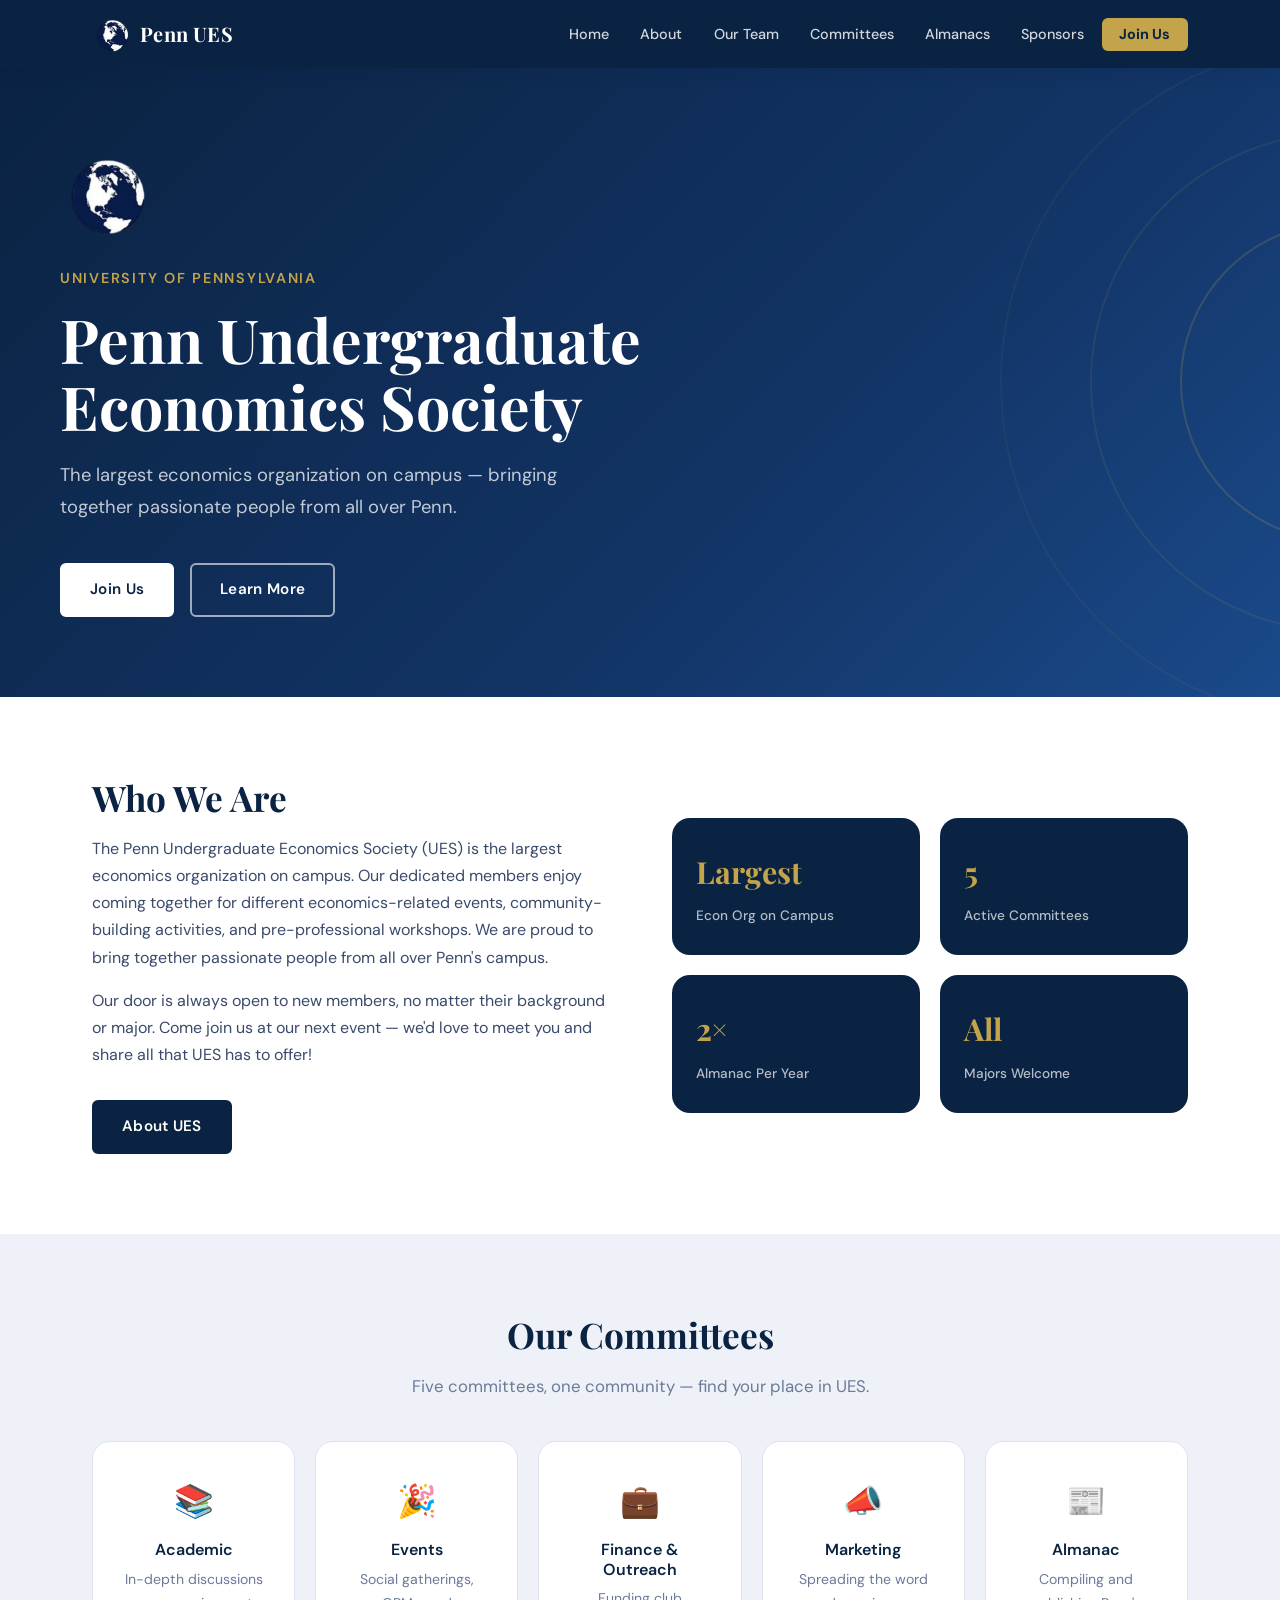
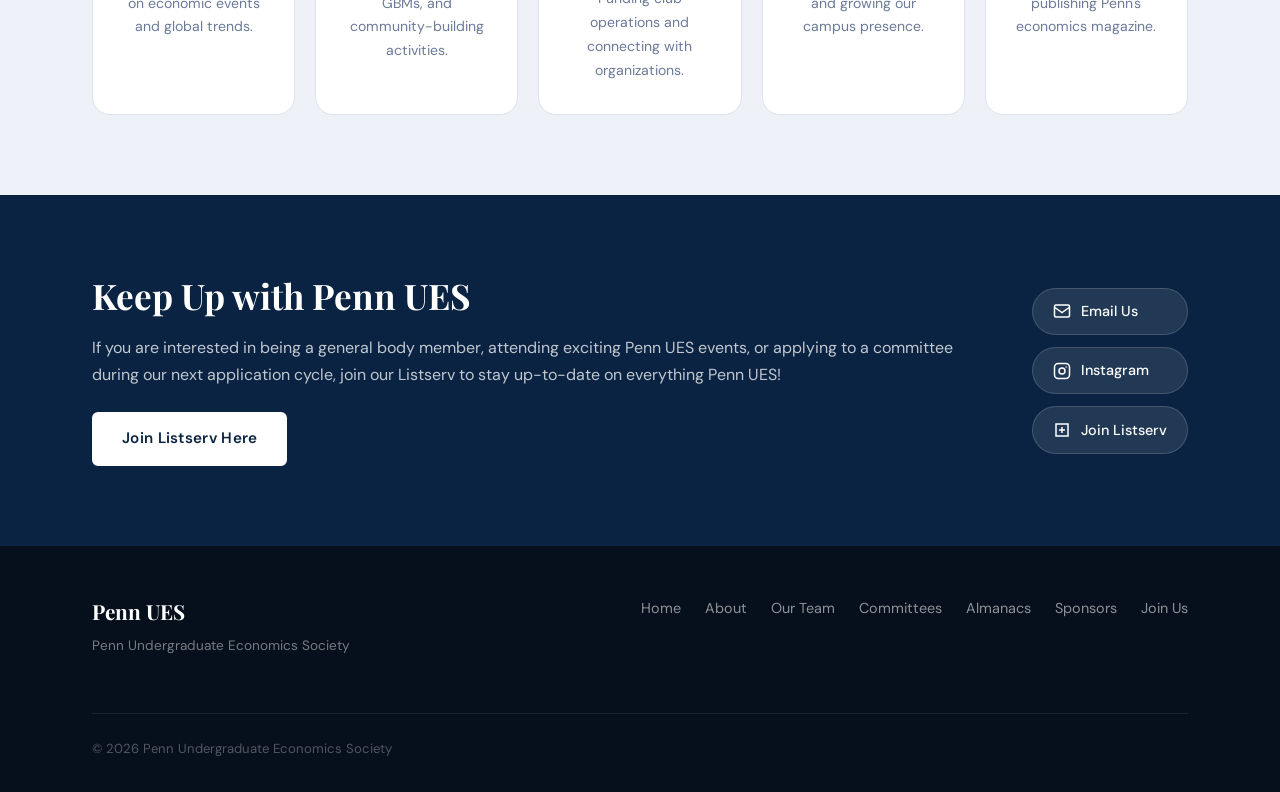
<file: index.html>
<!DOCTYPE html>
<html lang="en">
<head>
  <meta charset="UTF-8">
  <meta name="viewport" content="width=device-width, initial-scale=1.0">
  <title>Penn UES – Penn Undergraduate Economics Society</title>
  <link rel="icon" type="image/png" href="favicon.png">
  <link rel="stylesheet" href="css/style.css">
  <link href="https://fonts.googleapis.com/css2?family=Playfair+Display:wght@400;600;700&family=DM+Sans:wght@300;400;500;600&display=swap" rel="stylesheet">
</head>
<body>

  <!-- NAVBAR -->
  <nav class="navbar">
    <div class="nav-inner">
      <a href="index.html" class="nav-logo">
        <img src="images/logo.png" alt="Penn UES Logo" class="logo-img" onerror="this.style.display='none'; this.nextElementSibling.style.display='inline'">
        <span class="logo-text">Penn UES</span>
      </a>
      <button class="nav-toggle" aria-label="Toggle menu">&#9776;</button>
      <ul class="nav-links">
        <li><a href="index.html">Home</a></li>
        <li><a href="about.html">About</a></li>
        <li><a href="team.html">Our Team</a></li>
        <li><a href="committees.html">Committees</a></li>
        <li><a href="almanacs.html">Almanacs</a></li>
        <li><a href="sponsors.html">Sponsors</a></li>
        <li><a href="join.html" class="nav-cta">Join Us</a></li>
      </ul>
    </div>
  </nav>

  <!-- HERO -->
  <section class="hero">
    <div class="hero-content">
      <div class="hero-logo-wrap">
        <img src="images/logo.png" alt="Penn UES Logo" class="hero-logo" onerror="this.style.display='none'">
      </div>
      <p class="hero-eyebrow">University of Pennsylvania</p>
      <h1 class="hero-title">Penn Undergraduate<br>Economics Society</h1>
      <p class="hero-sub">The largest economics organization on campus — bringing together passionate people from all over Penn.</p>
      <div class="hero-btns">
        <a href="https://upenn.us4.list-manage.com/subscribe?u=82a67de8a4e1103b41d6e868c&id=d7777820ea" target="_blank" class="btn btn-white">Join Us</a>
        <a href="about.html" class="btn btn-outline-white">Learn More</a>
      </div>
    </div>
    <div class="hero-decoration">
      <div class="deco-ring ring1"></div>
      <div class="deco-ring ring2"></div>
      <div class="deco-ring ring3"></div>
    </div>
  </section>

  <!-- WHO WE ARE -->
  <section class="section">
    <div class="container two-col">
      <div class="intro-text">
        <h2 class="section-title">Who We Are</h2>
        <p>The Penn Undergraduate Economics Society (UES) is the largest economics organization on campus. Our dedicated members enjoy coming together for different economics-related events, community-building activities, and pre-professional workshops. We are proud to bring together passionate people from all over Penn's campus.</p>
        <p style="margin-top:1rem;">Our door is always open to new members, no matter their background or major. Come join us at our next event — we'd love to meet you and share all that UES has to offer!</p>
        <a href="about.html" class="btn btn-primary" style="margin-top:2rem;">About UES</a>
      </div>
      <div class="stat-grid">
        <div class="stat-card">
          <span class="stat-num">Largest</span>
          <span class="stat-label">Econ Org on Campus</span>
        </div>
        <div class="stat-card">
          <span class="stat-num">5</span>
          <span class="stat-label">Active Committees</span>
        </div>
        <div class="stat-card">
          <span class="stat-num">2×</span>
          <span class="stat-label">Almanac Per Year</span>
        </div>
        <div class="stat-card">
          <span class="stat-num">All</span>
          <span class="stat-label">Majors Welcome</span>
        </div>
      </div>
    </div>
  </section>

  <!-- COMMITTEES PREVIEW -->
  <section class="section section-light">
    <div class="container">
      <h2 class="section-title centered">Our Committees</h2>
      <p class="section-sub centered">Five committees, one community — find your place in UES.</p>
      <div class="committee-grid">
        <a href="committees.html" class="committee-card">
          <div class="committee-icon">📚</div>
          <h3>Academic</h3>
          <p>In-depth discussions on economic events and global trends.</p>
        </a>
        <a href="committees.html" class="committee-card">
          <div class="committee-icon">🎉</div>
          <h3>Events</h3>
          <p>Social gatherings, GBMs, and community-building activities.</p>
        </a>
        <a href="committees.html" class="committee-card">
          <div class="committee-icon">💼</div>
          <h3>Finance & Outreach</h3>
          <p>Funding club operations and connecting with organizations.</p>
        </a>
        <a href="committees.html" class="committee-card">
          <div class="committee-icon">📣</div>
          <h3>Marketing</h3>
          <p>Spreading the word and growing our campus presence.</p>
        </a>
        <a href="committees.html" class="committee-card">
          <div class="committee-icon">📰</div>
          <h3>Almanac</h3>
          <p>Compiling and publishing Penn's economics magazine.</p>
        </a>
      </div>
    </div>
  </section>

  <!-- LISTSERV CTA -->
  <section class="section section-dark">
    <div class="container listserv-inner">
      <div class="listserv-text">
        <h2 class="section-title light">Keep Up with Penn UES</h2>
        <p class="light-text">If you are interested in being a general body member, attending exciting Penn UES events, or applying to a committee during our next application cycle, join our Listserv to stay up-to-date on everything Penn UES!</p>
        <a href="https://upenn.us4.list-manage.com/subscribe?u=82a67de8a4e1103b41d6e868c&id=d7777820ea" target="_blank" class="btn btn-white" style="margin-top:1.5rem;">Join Listserv Here</a>
      </div>
      <div class="social-links">
        <a href="mailto:ues.penn@gmail.com" class="social-pill">
          <svg width="18" height="18" fill="none" stroke="currentColor" stroke-width="2" viewBox="0 0 24 24"><rect x="2" y="4" width="20" height="16" rx="2"/><path d="m2 7 10 7 10-7"/></svg>
          Email Us
        </a>
        <a href="https://instagram.com/pennues" target="_blank" class="social-pill">
          <svg width="18" height="18" fill="none" stroke="currentColor" stroke-width="2" viewBox="0 0 24 24"><rect x="2" y="2" width="20" height="20" rx="5"/><circle cx="12" cy="12" r="4"/><circle cx="17.5" cy="6.5" r="1" fill="currentColor" stroke="none"/></svg>
          Instagram
        </a>
        <a href="join.html" class="social-pill">
          <svg width="18" height="18" fill="none" stroke="currentColor" stroke-width="2" viewBox="0 0 24 24"><path d="M4 4h16v16H4z"/><path d="M8 12h8M12 8v8"/></svg>
          Join Listserv
        </a>
      </div>
    </div>
  </section>

  <!-- FOOTER -->
  <footer class="footer">
    <div class="container footer-inner">
      <div class="footer-brand">
        <span class="footer-logo-text">Penn UES</span>
        <p>Penn Undergraduate Economics Society</p>
      </div>
      <ul class="footer-links">
        <li><a href="index.html">Home</a></li>
        <li><a href="about.html">About</a></li>
        <li><a href="team.html">Our Team</a></li>
        <li><a href="committees.html">Committees</a></li>
        <li><a href="almanacs.html">Almanacs</a></li>
        <li><a href="sponsors.html">Sponsors</a></li>
        <li><a href="join.html">Join Us</a></li>
      </ul>
      <p class="footer-copy">&copy; 2026 Penn Undergraduate Economics Society</p>
    </div>
  </footer>

  <script src="js/main.js"></script>
</body>
</html>
</file>
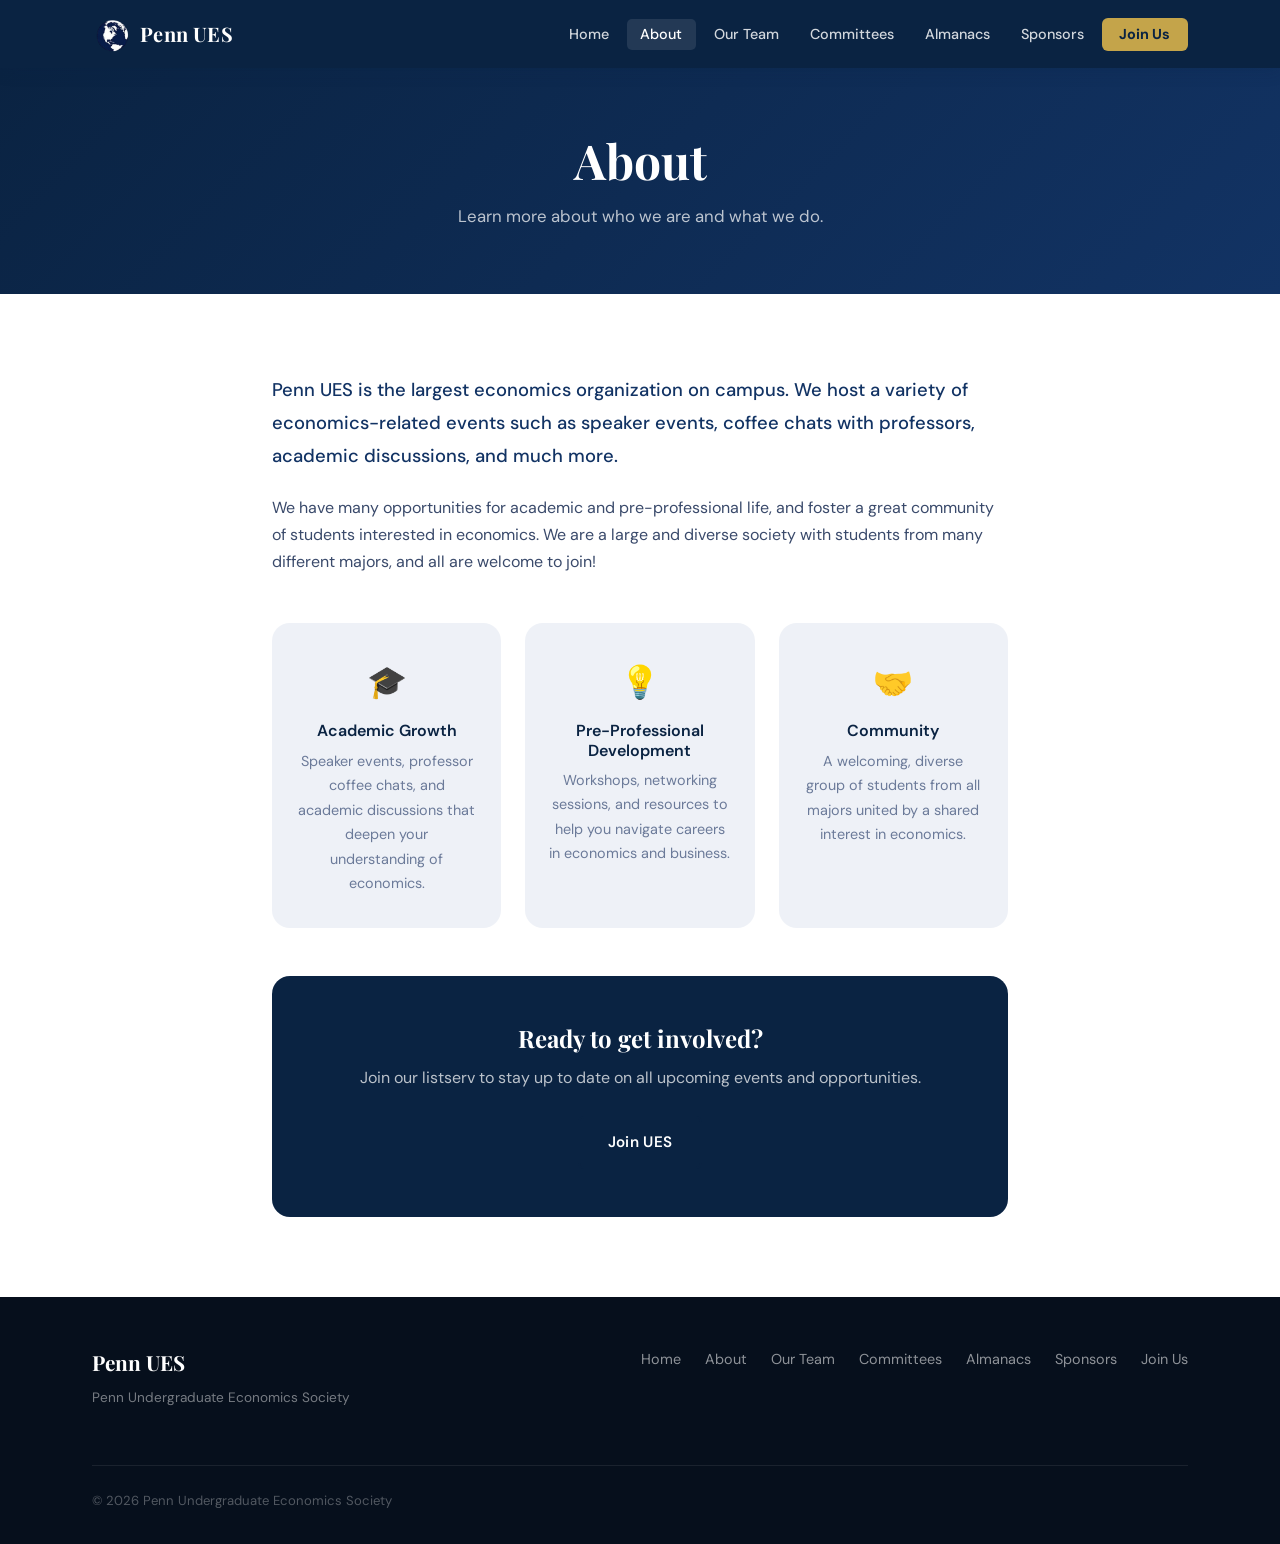
<file: about.html>
<!DOCTYPE html>
<html lang="en">
<head>
  <meta charset="UTF-8">
  <meta name="viewport" content="width=device-width, initial-scale=1.0">
  <title>About – Penn UES</title>
  <link rel="icon" type="image/png" href="favicon.png">
  <link rel="stylesheet" href="css/style.css">
  <link href="https://fonts.googleapis.com/css2?family=Playfair+Display:wght@400;600;700&family=DM+Sans:wght@300;400;500;600&display=swap" rel="stylesheet">
</head>
<body>

  <nav class="navbar">
    <div class="nav-inner">
      <a href="index.html" class="nav-logo">
        <img src="images/logo.png" alt="Penn UES Logo" class="logo-img" onerror="this.style.display='none'; this.nextElementSibling.style.display='inline'">
        <span class="logo-text">Penn UES</span>
      </a>
      <button class="nav-toggle" aria-label="Toggle menu">&#9776;</button>
      <ul class="nav-links">
        <li><a href="index.html">Home</a></li>
        <li><a href="about.html" class="active">About</a></li>
        <li><a href="team.html">Our Team</a></li>
        <li><a href="committees.html">Committees</a></li>
        <li><a href="almanacs.html">Almanacs</a></li>
        <li><a href="sponsors.html">Sponsors</a></li>
        <li><a href="join.html" class="nav-cta">Join Us</a></li>
      </ul>
    </div>
  </nav>

  <section class="page-hero">
    <div class="container">
      <h1 class="page-title">About</h1>
      <p class="page-sub">Learn more about who we are and what we do.</p>
    </div>
  </section>

  <section class="section">
    <div class="container narrow">
      <p class="lead-text">Penn UES is the largest economics organization on campus. We host a variety of economics-related events such as speaker events, coffee chats with professors, academic discussions, and much more.</p>
      <p>We have many opportunities for academic and pre-professional life, and foster a great community of students interested in economics. We are a large and diverse society with students from many different majors, and all are welcome to join!</p>

      <div class="about-pillars">
        <div class="pillar">
          <div class="pillar-icon">🎓</div>
          <h3>Academic Growth</h3>
          <p>Speaker events, professor coffee chats, and academic discussions that deepen your understanding of economics.</p>
        </div>
        <div class="pillar">
          <div class="pillar-icon">💡</div>
          <h3>Pre-Professional Development</h3>
          <p>Workshops, networking sessions, and resources to help you navigate careers in economics and business.</p>
        </div>
        <div class="pillar">
          <div class="pillar-icon">🤝</div>
          <h3>Community</h3>
          <p>A welcoming, diverse group of students from all majors united by a shared interest in economics.</p>
        </div>
      </div>

      <div class="cta-block">
        <h2>Ready to get involved?</h2>
        <p>Join our listserv to stay up to date on all upcoming events and opportunities.</p>
        <a href="join.html" class="btn btn-primary">Join UES</a>
      </div>
    </div>
  </section>

  <footer class="footer">
    <div class="container footer-inner">
      <div class="footer-brand">
        <span class="footer-logo-text">Penn UES</span>
        <p>Penn Undergraduate Economics Society</p>
      </div>
      <ul class="footer-links">
        <li><a href="index.html">Home</a></li>
        <li><a href="about.html">About</a></li>
        <li><a href="team.html">Our Team</a></li>
        <li><a href="committees.html">Committees</a></li>
        <li><a href="almanacs.html">Almanacs</a></li>
        <li><a href="sponsors.html">Sponsors</a></li>
        <li><a href="join.html">Join Us</a></li>
      </ul>
      <p class="footer-copy">&copy; 2026 Penn Undergraduate Economics Society</p>
    </div>
  </footer>

  <script src="js/main.js"></script>
</body>
</html>
</file>
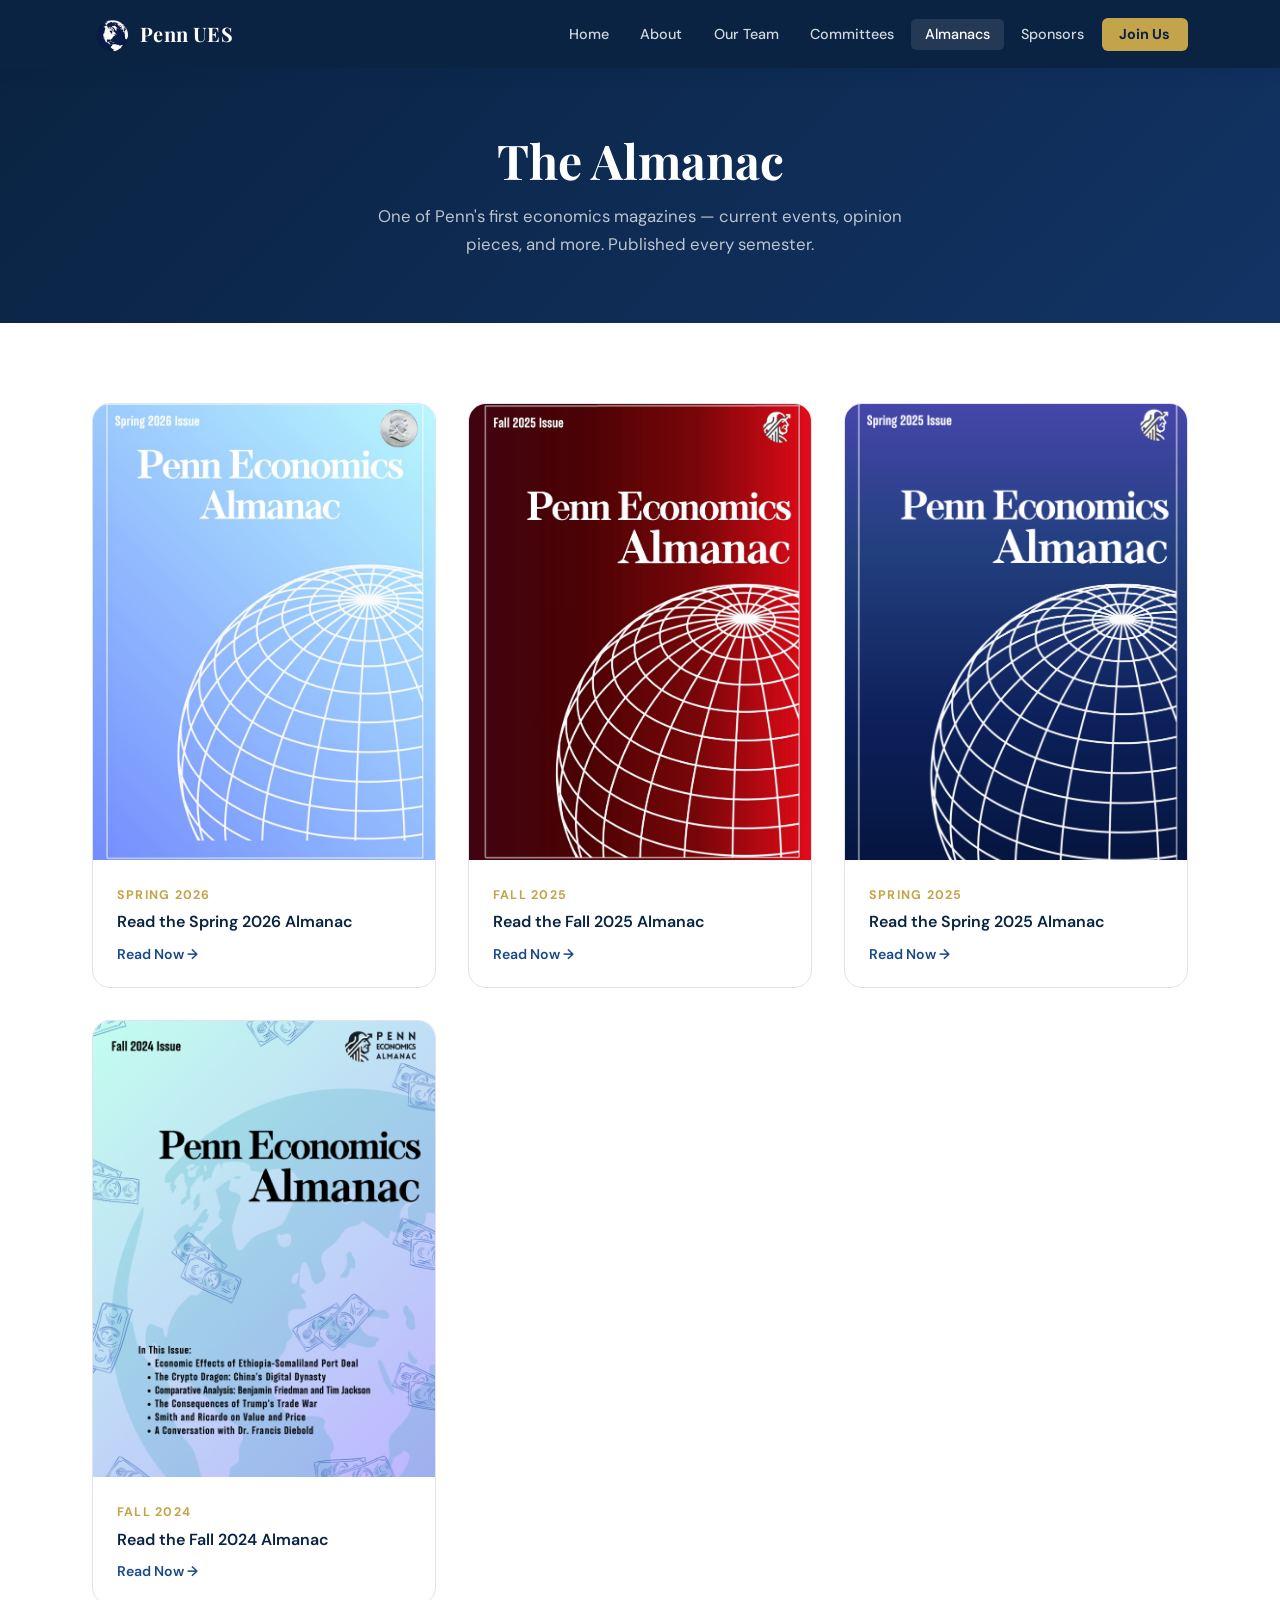
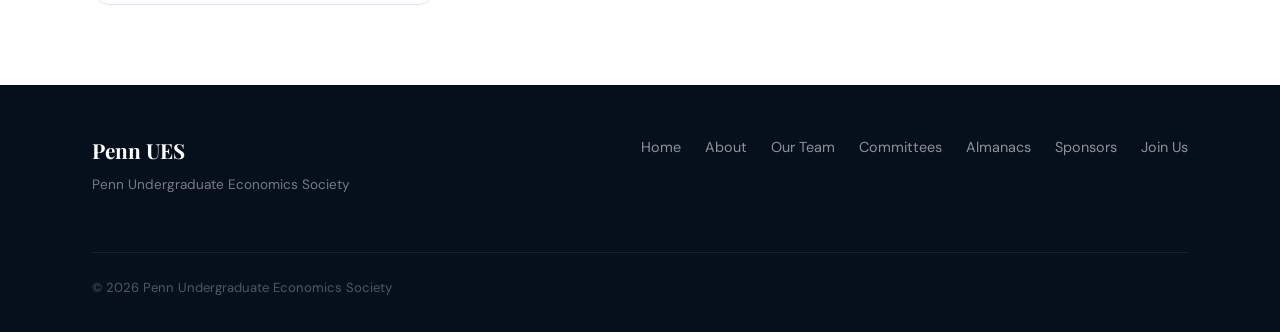
<file: almanacs.html>
<!DOCTYPE html>
<html lang="en">
<head>
  <meta charset="UTF-8">
  <meta name="viewport" content="width=device-width, initial-scale=1.0">
  <title>Almanacs – Penn UES</title>
  <link rel="icon" type="image/png" href="favicon.png">
  <link rel="stylesheet" href="css/style.css">
  <link href="https://fonts.googleapis.com/css2?family=Playfair+Display:wght@400;600;700&family=DM+Sans:wght@300;400;500;600&display=swap" rel="stylesheet">
</head>
<body>

  <nav class="navbar">
    <div class="nav-inner">
      <a href="index.html" class="nav-logo">
        <img src="images/logo.png" alt="Penn UES Logo" class="logo-img" onerror="this.style.display='none'; this.nextElementSibling.style.display='inline'">
        <span class="logo-text">Penn UES</span>
      </a>
      <button class="nav-toggle" aria-label="Toggle menu">&#9776;</button>
      <ul class="nav-links">
        <li><a href="index.html">Home</a></li>
        <li><a href="about.html">About</a></li>
        <li><a href="team.html">Our Team</a></li>
        <li><a href="committees.html">Committees</a></li>
        <li><a href="almanacs.html" class="active">Almanacs</a></li>
        <li><a href="sponsors.html">Sponsors</a></li>
        <li><a href="join.html" class="nav-cta">Join Us</a></li>
      </ul>
    </div>
  </nav>

  <section class="page-hero">
    <div class="container">
      <h1 class="page-title">The Almanac</h1>
      <p class="page-sub">One of Penn's first economics magazines — current events, opinion pieces, and more. Published every semester.</p>
    </div>
  </section>

  <section class="section">
    <div class="container">
      <div class="almanac-grid">

        <a href="pdfs/almanac-spring-2026.pdf" target="_blank" class="almanac-card">
          <div class="almanac-cover">
            <img src="images/almanacs/spring-2026-cover.jpg" alt="Spring 2026 Almanac Cover" onerror="this.style.display='none'; this.nextElementSibling.style.display='flex'">
            <div class="almanac-cover-placeholder">
              <span>Spring 2026</span>
            </div>
          </div>
          <div class="almanac-info">
            <span class="almanac-label">Spring 2026</span>
            <h3>Read the Spring 2026 Almanac</h3>
            <span class="almanac-link">Read Now →</span>
          </div>
        </a>

        <a href="pdfs/almanac-fall-2025.pdf" target="_blank" class="almanac-card">
          <div class="almanac-cover">
            <img src="images/almanacs/fall-2025-cover.jpg" alt="Fall 2025 Almanac Cover" onerror="this.style.display='none'; this.nextElementSibling.style.display='flex'">
            <div class="almanac-cover-placeholder">
              <span>Fall 2025</span>
            </div>
          </div>
          <div class="almanac-info">
            <span class="almanac-label">Fall 2025</span>
            <h3>Read the Fall 2025 Almanac</h3>
            <span class="almanac-link">Read Now →</span>
          </div>
        </a>

        <a href="pdfs/almanac-spring-2025.pdf" target="_blank" class="almanac-card">
          <div class="almanac-cover">
            <img src="images/almanacs/spring-2025-cover.jpg" alt="Spring 2025 Almanac Cover" onerror="this.style.display='none'; this.nextElementSibling.style.display='flex'">
            <div class="almanac-cover-placeholder">
              <span>Spring 2025</span>
            </div>
          </div>
          <div class="almanac-info">
            <span class="almanac-label">Spring 2025</span>
            <h3>Read the Spring 2025 Almanac</h3>
            <span class="almanac-link">Read Now →</span>
          </div>
        </a>

        <a href="pdfs/almanac-fall-2024.pdf" target="_blank" class="almanac-card">
          <div class="almanac-cover">
            <img src="images/almanacs/fall-2024-cover.jpg" alt="Fall 2024 Almanac Cover" onerror="this.style.display='none'; this.nextElementSibling.style.display='flex'">
            <div class="almanac-cover-placeholder">
              <span>Fall 2024</span>
            </div>
          </div>
          <div class="almanac-info">
            <span class="almanac-label">Fall 2024</span>
            <h3>Read the Fall 2024 Almanac</h3>
            <span class="almanac-link">Read Now →</span>
          </div>
        </a>
        
      </div>
    </div>
  </section>

  <footer class="footer">
    <div class="container footer-inner">
      <div class="footer-brand">
        <span class="footer-logo-text">Penn UES</span>
        <p>Penn Undergraduate Economics Society</p>
      </div>
      <ul class="footer-links">
        <li><a href="index.html">Home</a></li>
        <li><a href="about.html">About</a></li>
        <li><a href="team.html">Our Team</a></li>
        <li><a href="committees.html">Committees</a></li>
        <li><a href="almanacs.html">Almanacs</a></li>
        <li><a href="sponsors.html">Sponsors</a></li>
        <li><a href="join.html">Join Us</a></li>
      </ul>
      <p class="footer-copy">&copy; 2026 Penn Undergraduate Economics Society</p>
    </div>
  </footer>

  <script src="js/main.js"></script>
</body>
</html>
</file>
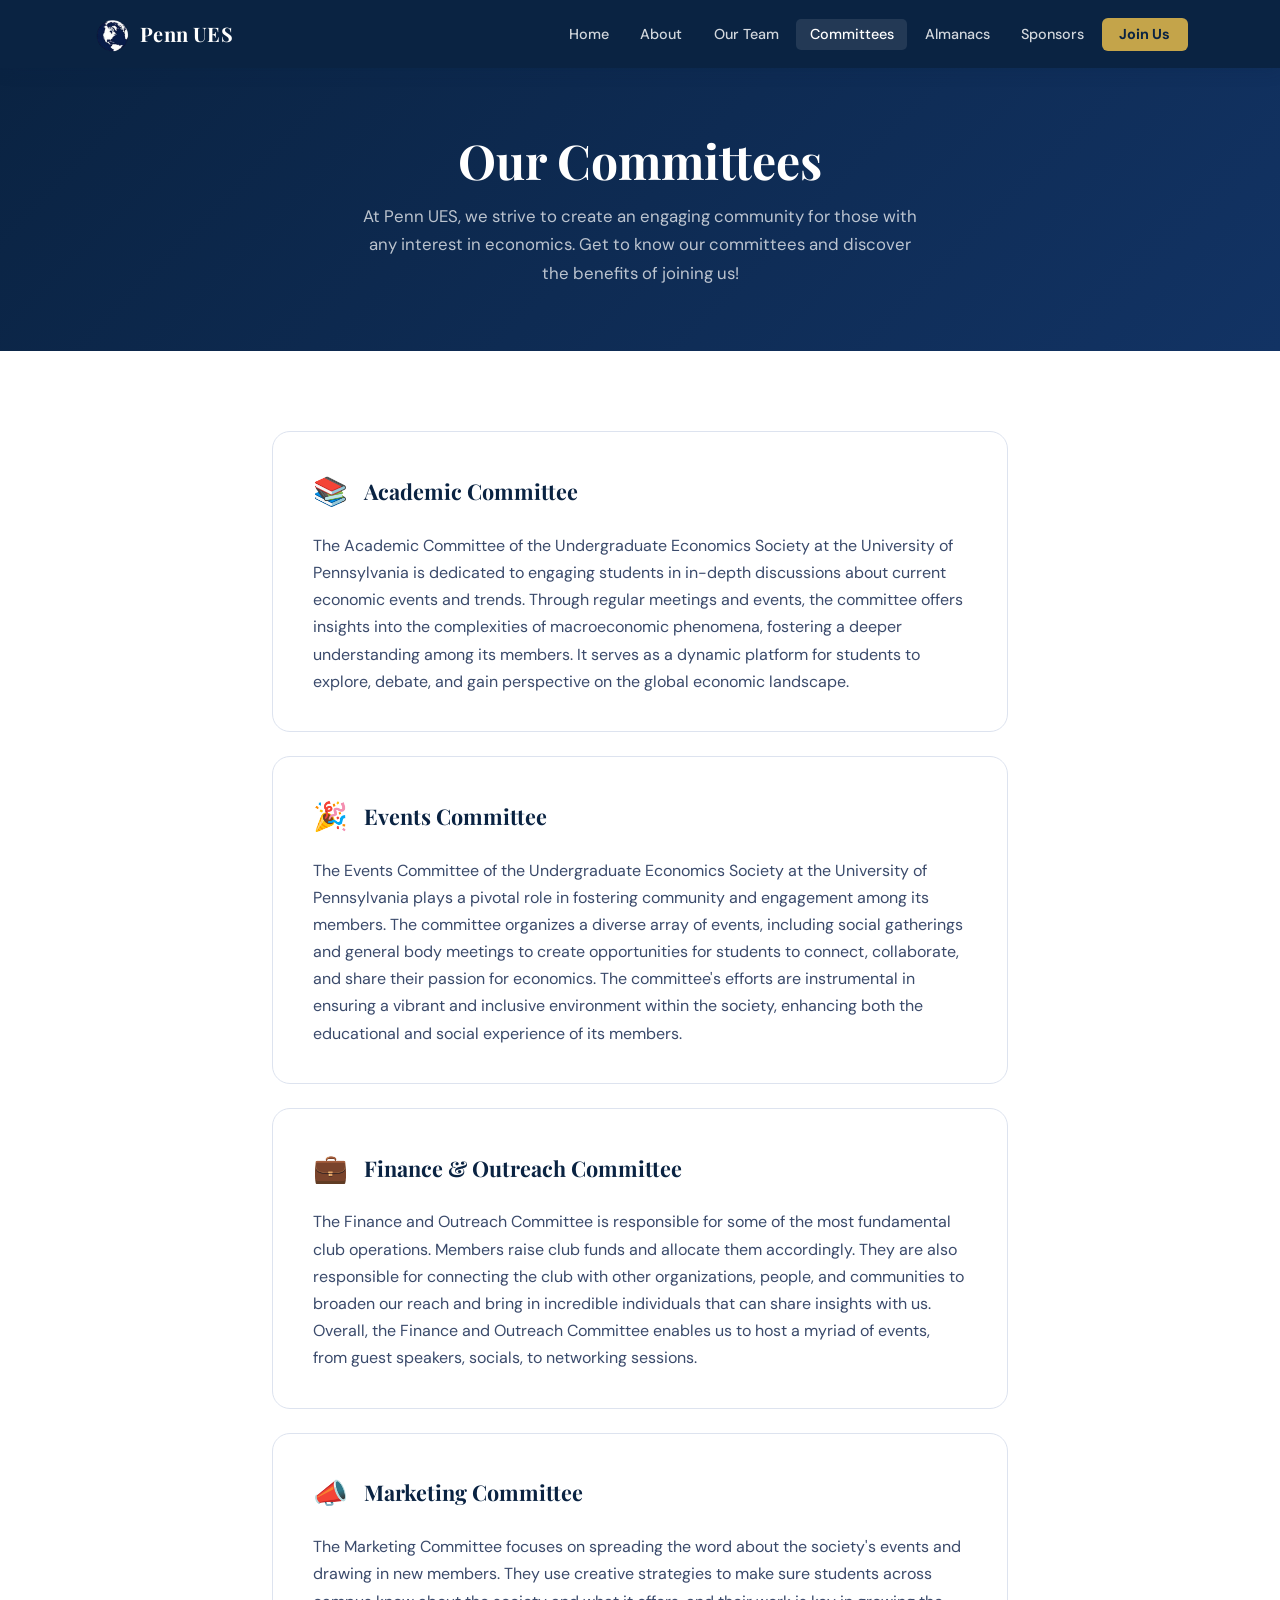
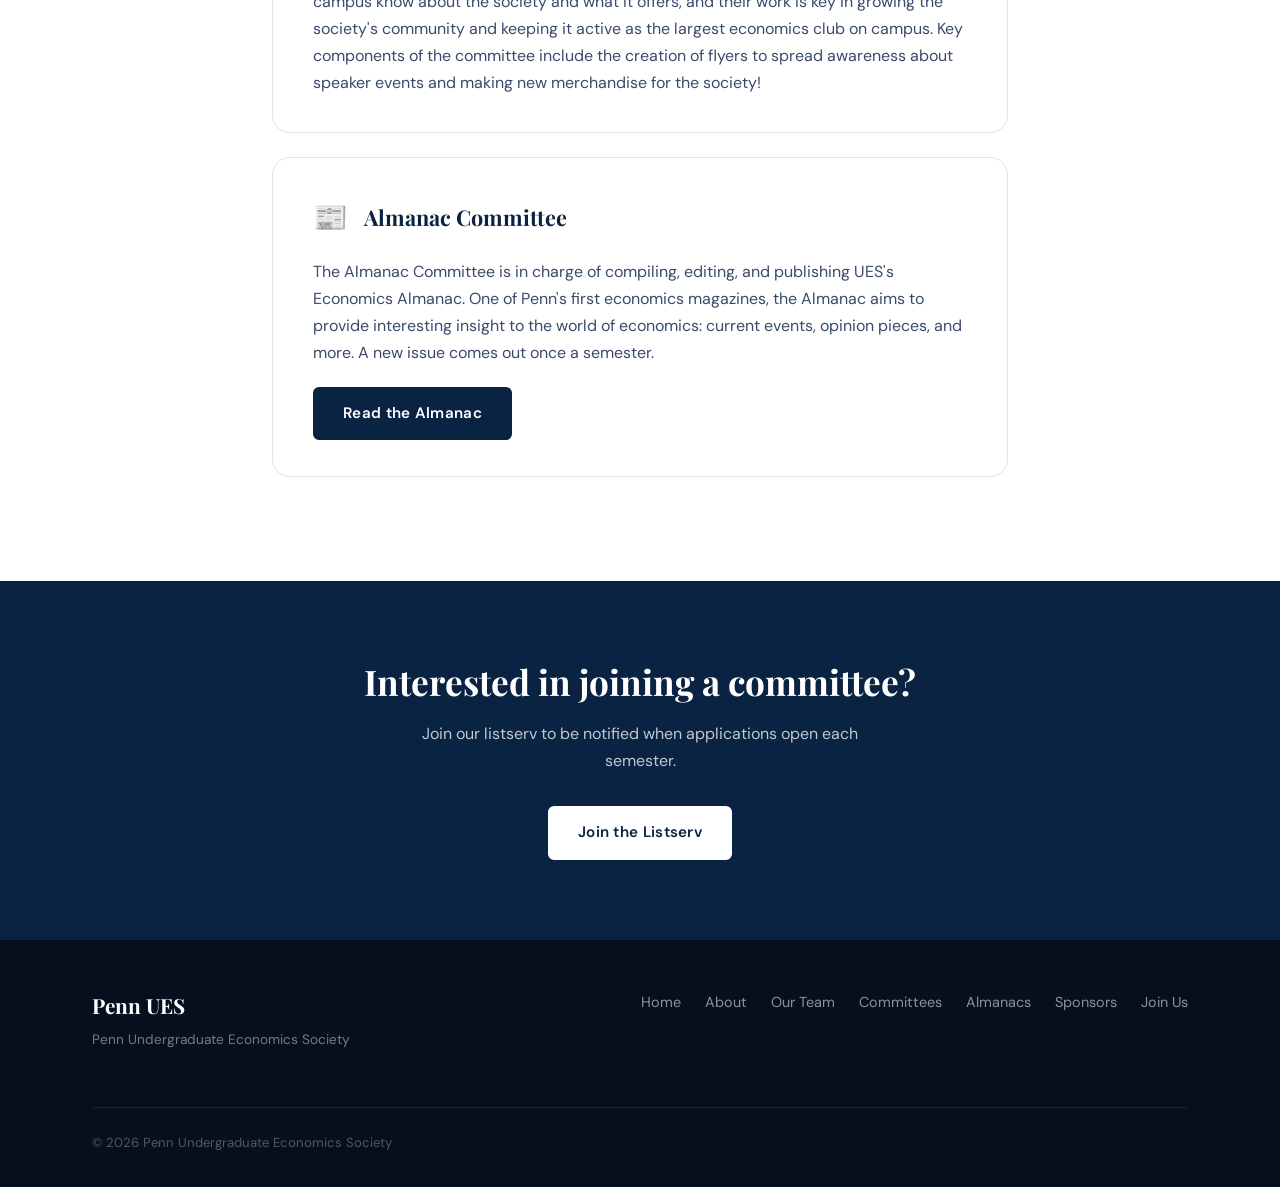
<file: committees.html>
<!DOCTYPE html>
<html lang="en">
<head>
  <meta charset="UTF-8">
  <meta name="viewport" content="width=device-width, initial-scale=1.0">
  <title>Committees – Penn UES</title>
  <link rel="icon" type="image/png" href="favicon.png">
  <link rel="stylesheet" href="css/style.css">
  <link href="https://fonts.googleapis.com/css2?family=Playfair+Display:wght@400;600;700&family=DM+Sans:wght@300;400;500;600&display=swap" rel="stylesheet">
</head>
<body>

  <nav class="navbar">
    <div class="nav-inner">
      <a href="index.html" class="nav-logo">
        <img src="images/logo.png" alt="Penn UES Logo" class="logo-img" onerror="this.style.display='none'; this.nextElementSibling.style.display='inline'">
        <span class="logo-text">Penn UES</span>
      </a>
      <button class="nav-toggle" aria-label="Toggle menu">&#9776;</button>
      <ul class="nav-links">
        <li><a href="index.html">Home</a></li>
        <li><a href="about.html">About</a></li>
        <li><a href="team.html">Our Team</a></li>
        <li><a href="committees.html" class="active">Committees</a></li>
        <li><a href="almanacs.html">Almanacs</a></li>
        <li><a href="sponsors.html">Sponsors</a></li>
        <li><a href="join.html" class="nav-cta">Join Us</a></li>
      </ul>
    </div>
  </nav>

  <section class="page-hero">
    <div class="container">
      <h1 class="page-title">Our Committees</h1>
      <p class="page-sub">At Penn UES, we strive to create an engaging community for those with any interest in economics. Get to know our committees and discover the benefits of joining us!</p>
    </div>
  </section>

  <section class="section">
    <div class="container narrow">

      <div class="committee-full-card">
        <div class="committee-full-header">
          <span class="committee-full-icon">📚</span>
          <h2>Academic Committee</h2>
        </div>
        <p>The Academic Committee of the Undergraduate Economics Society at the University of Pennsylvania is dedicated to engaging students in in-depth discussions about current economic events and trends. Through regular meetings and events, the committee offers insights into the complexities of macroeconomic phenomena, fostering a deeper understanding among its members. It serves as a dynamic platform for students to explore, debate, and gain perspective on the global economic landscape.</p>
      </div>

      <div class="committee-full-card">
        <div class="committee-full-header">
          <span class="committee-full-icon">🎉</span>
          <h2>Events Committee</h2>
        </div>
        <p>The Events Committee of the Undergraduate Economics Society at the University of Pennsylvania plays a pivotal role in fostering community and engagement among its members. The committee organizes a diverse array of events, including social gatherings and general body meetings to create opportunities for students to connect, collaborate, and share their passion for economics. The committee's efforts are instrumental in ensuring a vibrant and inclusive environment within the society, enhancing both the educational and social experience of its members.</p>
      </div>

      <div class="committee-full-card">
        <div class="committee-full-header">
          <span class="committee-full-icon">💼</span>
          <h2>Finance & Outreach Committee</h2>
        </div>
        <p>The Finance and Outreach Committee is responsible for some of the most fundamental club operations. Members raise club funds and allocate them accordingly. They are also responsible for connecting the club with other organizations, people, and communities to broaden our reach and bring in incredible individuals that can share insights with us. Overall, the Finance and Outreach Committee enables us to host a myriad of events, from guest speakers, socials, to networking sessions.</p>
      </div>

      <div class="committee-full-card">
        <div class="committee-full-header">
          <span class="committee-full-icon">📣</span>
          <h2>Marketing Committee</h2>
        </div>
        <p>The Marketing Committee focuses on spreading the word about the society's events and drawing in new members. They use creative strategies to make sure students across campus know about the society and what it offers, and their work is key in growing the society's community and keeping it active as the largest economics club on campus. Key components of the committee include the creation of flyers to spread awareness about speaker events and making new merchandise for the society!</p>
      </div>

      <div class="committee-full-card">
        <div class="committee-full-header">
          <span class="committee-full-icon">📰</span>
          <h2>Almanac Committee</h2>
        </div>
        <p>The Almanac Committee is in charge of compiling, editing, and publishing UES's Economics Almanac. One of Penn's first economics magazines, the Almanac aims to provide interesting insight to the world of economics: current events, opinion pieces, and more. A new issue comes out once a semester.</p>
        <a href="almanacs.html" class="btn btn-primary" style="margin-top:1.25rem;">Read the Almanac</a>
      </div>

    </div>
  </section>

  <section class="section section-dark">
    <div class="container" style="text-align:center;">
      <h2 class="section-title light">Interested in joining a committee?</h2>
      <p class="light-text" style="max-width:500px;margin:0 auto 2rem;">Join our listserv to be notified when applications open each semester.</p>
      <a href="join.html" class="btn btn-white">Join the Listserv</a>
    </div>
  </section>

  <footer class="footer">
    <div class="container footer-inner">
      <div class="footer-brand">
        <span class="footer-logo-text">Penn UES</span>
        <p>Penn Undergraduate Economics Society</p>
      </div>
      <ul class="footer-links">
        <li><a href="index.html">Home</a></li>
        <li><a href="about.html">About</a></li>
        <li><a href="team.html">Our Team</a></li>
        <li><a href="committees.html">Committees</a></li>
        <li><a href="almanacs.html">Almanacs</a></li>
        <li><a href="sponsors.html">Sponsors</a></li>
        <li><a href="join.html">Join Us</a></li>
      </ul>
      <p class="footer-copy">&copy; 2026 Penn Undergraduate Economics Society</p>
    </div>
  </footer>

  <script src="js/main.js"></script>
</body>
</html>
</file>
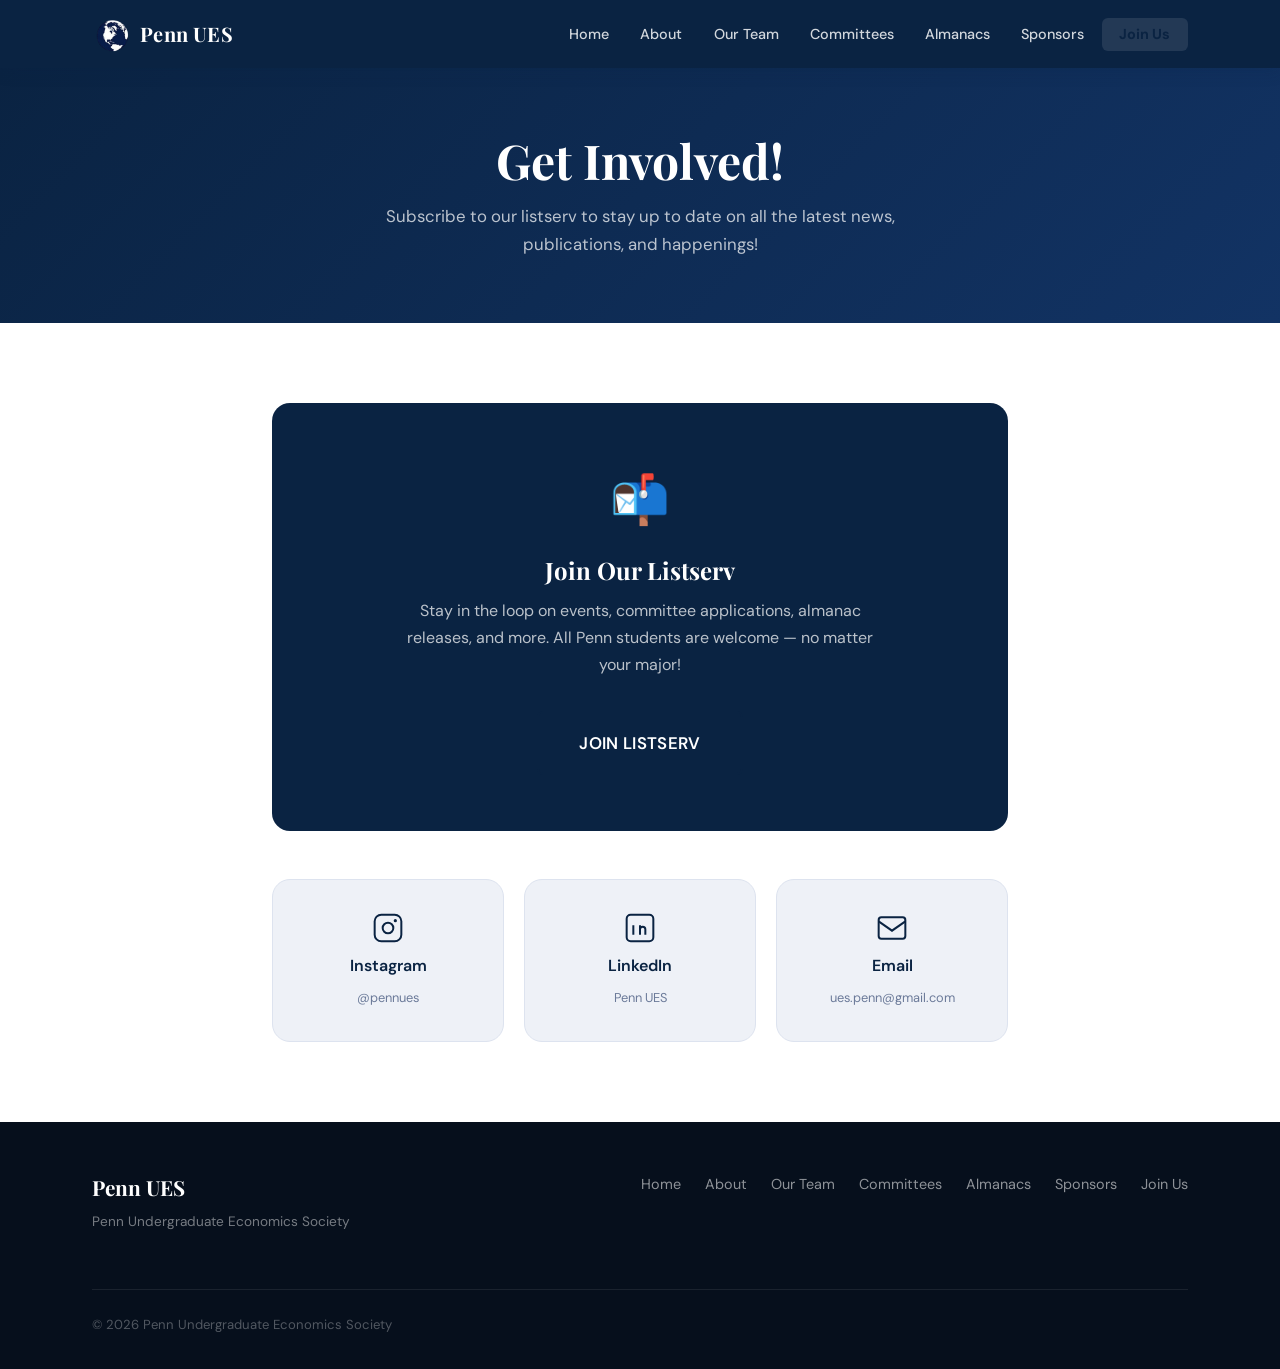
<file: join.html>
<!DOCTYPE html>
<html lang="en">
<head>
  <meta charset="UTF-8">
  <meta name="viewport" content="width=device-width, initial-scale=1.0">
  <title>Join Us – Penn UES</title>
  <link rel="icon" type="image/png" href="favicon.png">
  <link rel="stylesheet" href="css/style.css">
  <link href="https://fonts.googleapis.com/css2?family=Playfair+Display:wght@400;600;700&family=DM+Sans:wght@300;400;500;600&display=swap" rel="stylesheet">
</head>
<body>

  <nav class="navbar">
    <div class="nav-inner">
      <a href="index.html" class="nav-logo">
        <img src="images/logo.png" alt="Penn UES Logo" class="logo-img" onerror="this.style.display='none'; this.nextElementSibling.style.display='inline'">
        <span class="logo-text">Penn UES</span>
      </a>
      <button class="nav-toggle" aria-label="Toggle menu">&#9776;</button>
      <ul class="nav-links">
        <li><a href="index.html">Home</a></li>
        <li><a href="about.html">About</a></li>
        <li><a href="team.html">Our Team</a></li>
        <li><a href="committees.html">Committees</a></li>
        <li><a href="almanacs.html">Almanacs</a></li>
        <li><a href="sponsors.html">Sponsors</a></li>
        <li><a href="join.html" class="nav-cta active">Join Us</a></li>
      </ul>
    </div>
  </nav>

  <section class="page-hero">
    <div class="container">
      <h1 class="page-title">Get Involved!</h1>
      <p class="page-sub">Subscribe to our listserv to stay up to date on all the latest news, publications, and happenings!</p>
    </div>
  </section>

  <section class="section">
    <div class="container narrow" style="text-align:center;">

      <div class="join-cta-block">
        <div class="join-icon">📬</div>
        <h2>Join Our Listserv</h2>
        <p>Stay in the loop on events, committee applications, almanac releases, and more. All Penn students are welcome — no matter your major!</p>
        <!-- REPLACE the href below with your actual listserv signup link -->
        <a href="https://upenn.us4.list-manage.com/subscribe?u=82a67de8a4e1103b41d6e868c&id=d7777820ea" target="_blank" class="btn btn-primary btn-large">JOIN LISTSERV</a>
      </div>

      <div class="join-links-grid">
        <a href="https://instagram.com/pennues" target="_blank" class="join-link-card">
          <svg width="32" height="32" fill="none" stroke="currentColor" stroke-width="1.5" viewBox="0 0 24 24"><rect x="2" y="2" width="20" height="20" rx="5"/><circle cx="12" cy="12" r="4"/><circle cx="17.5" cy="6.5" r="1.2" fill="currentColor" stroke="none"/></svg>
          <span>Instagram</span>
          <small>@pennues</small>
        </a>
        <a href="https://www.linkedin.com/company/penn-ues" target="_blank" class="join-link-card">
          <svg width="32" height="32" fill="none" stroke="currentColor" stroke-width="1.5" viewBox="0 0 24 24"><rect x="2" y="2" width="20" height="20" rx="3"/><path d="M7 10v7M7 7v.01M12 17v-4a2 2 0 0 1 4 0v4M12 10v7"/></svg>
          <span>LinkedIn</span>
          <small>Penn UES</small>
        </a>
        <a href="mailto:ues.penn@gmail.com" class="join-link-card">
          <svg width="32" height="32" fill="none" stroke="currentColor" stroke-width="1.5" viewBox="0 0 24 24"><rect x="2" y="4" width="20" height="16" rx="2"/><path d="m2 7 10 7 10-7"/></svg>
          <span>Email</span>
          <small>ues.penn@gmail.com</small>
        </a>
      </div>

    </div>
  </section>

  <footer class="footer">
    <div class="container footer-inner">
      <div class="footer-brand">
        <span class="footer-logo-text">Penn UES</span>
        <p>Penn Undergraduate Economics Society</p>
      </div>
      <ul class="footer-links">
        <li><a href="index.html">Home</a></li>
        <li><a href="about.html">About</a></li>
        <li><a href="team.html">Our Team</a></li>
        <li><a href="committees.html">Committees</a></li>
        <li><a href="almanacs.html">Almanacs</a></li>
        <li><a href="sponsors.html">Sponsors</a></li>
        <li><a href="join.html">Join Us</a></li>
      </ul>
      <p class="footer-copy">&copy; 2026 Penn Undergraduate Economics Society</p>
    </div>
  </footer>

  <script src="js/main.js"></script>
</body>
</html>
</file>
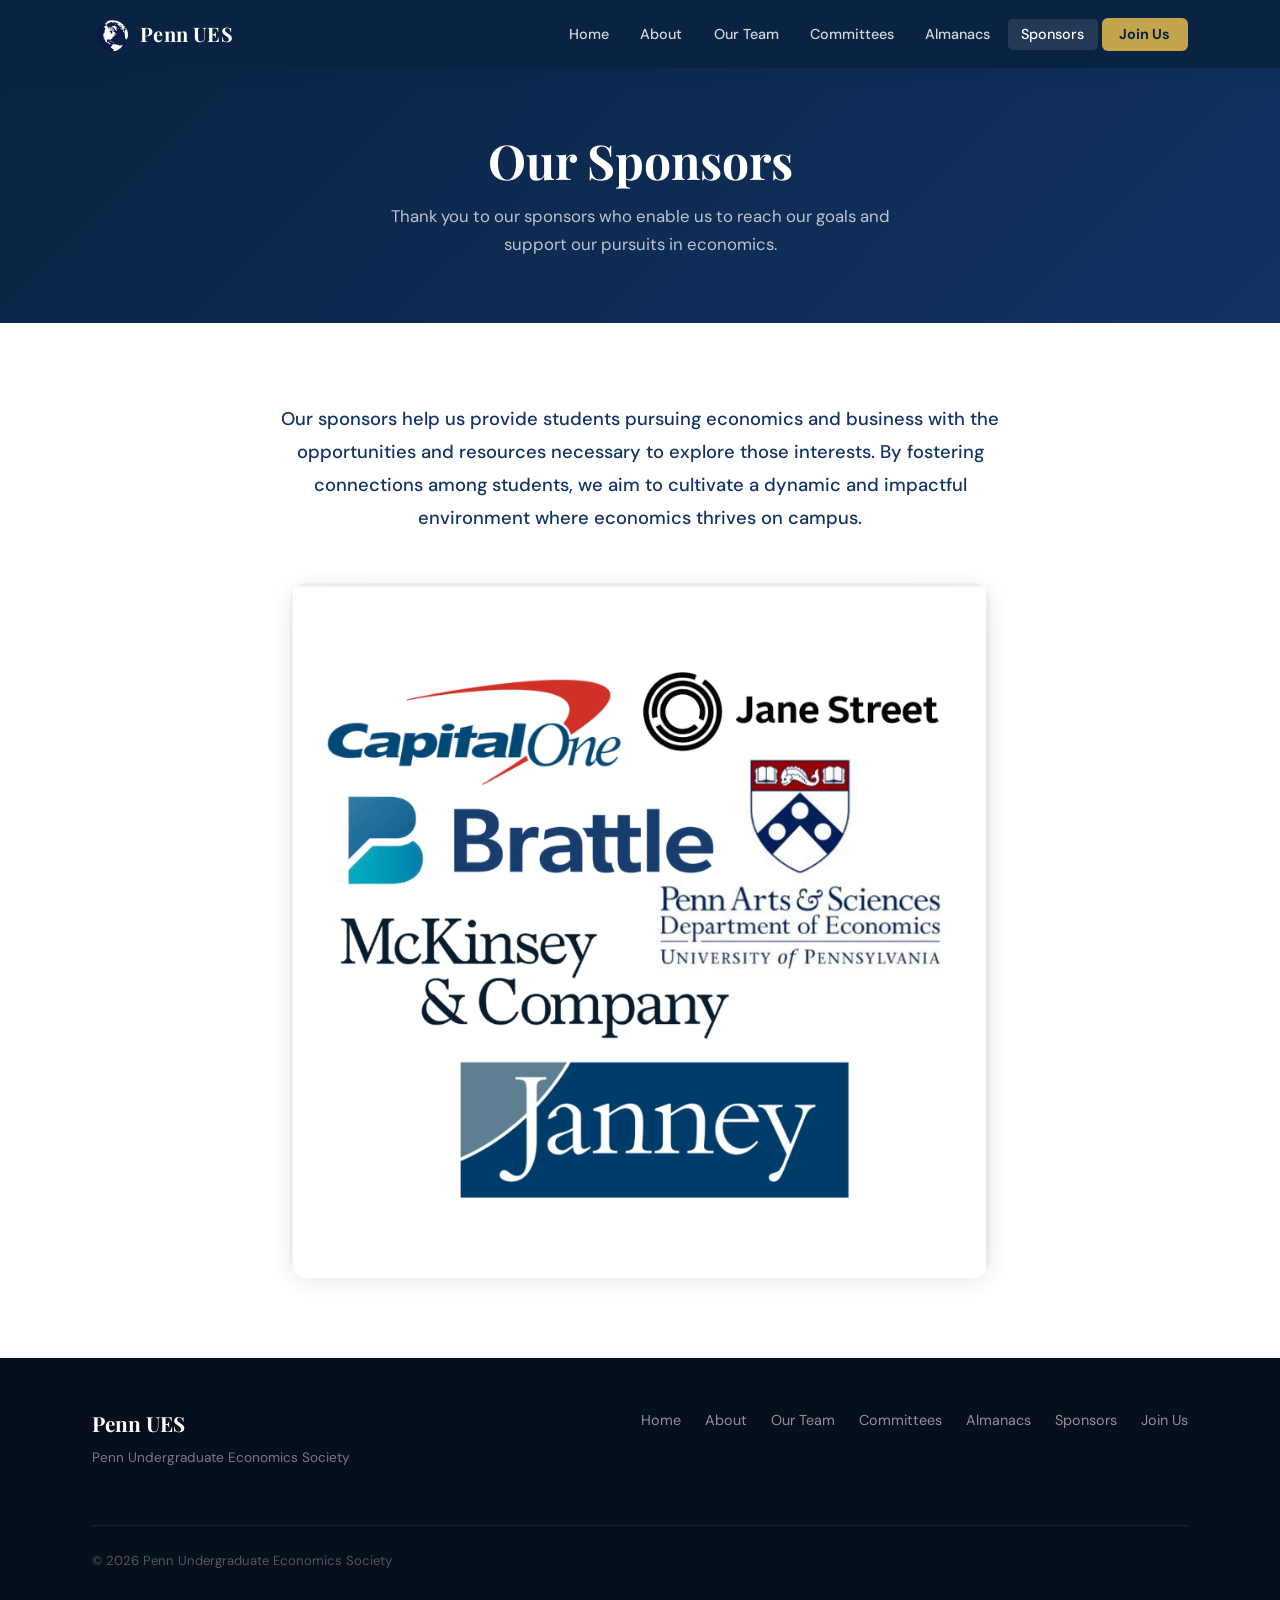
<file: sponsors.html>
<!DOCTYPE html>
<html lang="en">
<head>
  <meta charset="UTF-8">
  <meta name="viewport" content="width=device-width, initial-scale=1.0">
  <title>Sponsors – Penn UES</title>
  <link rel="icon" type="image/png" href="favicon.png">
  <link rel="stylesheet" href="css/style.css">
  <link href="https://fonts.googleapis.com/css2?family=Playfair+Display:wght@400;600;700&family=DM+Sans:wght@300;400;500;600&display=swap" rel="stylesheet">
</head>
<body>

  <nav class="navbar">
    <div class="nav-inner">
      <a href="index.html" class="nav-logo">
        <img src="images/logo.png" alt="Penn UES Logo" class="logo-img" onerror="this.style.display='none'; this.nextElementSibling.style.display='inline'">
        <span class="logo-text">Penn UES</span>
      </a>
      <button class="nav-toggle" aria-label="Toggle menu">&#9776;</button>
      <ul class="nav-links">
        <li><a href="index.html">Home</a></li>
        <li><a href="about.html">About</a></li>
        <li><a href="team.html">Our Team</a></li>
        <li><a href="committees.html">Committees</a></li>
        <li><a href="almanacs.html">Almanacs</a></li>
        <li><a href="sponsors.html" class="active">Sponsors</a></li>
        <li><a href="join.html" class="nav-cta">Join Us</a></li>
      </ul>
    </div>
  </nav>

  <section class="page-hero">
    <div class="container">
      <h1 class="page-title">Our Sponsors</h1>
      <p class="page-sub">Thank you to our sponsors who enable us to reach our goals and support our pursuits in economics.</p>
    </div>
  </section>

  <section class="section">
    <div class="container narrow" style="text-align:center;">
      <p class="lead-text">Our sponsors help us provide students pursuing economics and business with the opportunities and resources necessary to explore those interests. By fostering connections among students, we aim to cultivate a dynamic and impactful environment where economics thrives on campus.</p>

      <div class="sponsors-image-wrap">
        <img src="images/sponsors.png" alt="Penn UES Sponsors" class="sponsors-img" onerror="this.style.display='none'; this.nextElementSibling.style.display='block'">
        <p class="sponsors-placeholder" style="display:none; color:var(--muted); font-style:italic;">[Sponsors image — place sponsors.png in the images/ folder]</p>
      </div>
    </div>
  </section>

  <footer class="footer">
    <div class="container footer-inner">
      <div class="footer-brand">
        <span class="footer-logo-text">Penn UES</span>
        <p>Penn Undergraduate Economics Society</p>
      </div>
      <ul class="footer-links">
        <li><a href="index.html">Home</a></li>
        <li><a href="about.html">About</a></li>
        <li><a href="team.html">Our Team</a></li>
        <li><a href="committees.html">Committees</a></li>
        <li><a href="almanacs.html">Almanacs</a></li>
        <li><a href="sponsors.html">Sponsors</a></li>
        <li><a href="join.html">Join Us</a></li>
      </ul>
      <p class="footer-copy">&copy; 2026 Penn Undergraduate Economics Society</p>
    </div>
  </footer>

  <script src="js/main.js"></script>
</body>
</html>
</file>
<file: css/style.css>
/* ============================================================
   PENN UES — Main Stylesheet
   Colors: Dark Blue (#0a2342) + White + Gold accent (#c4a44a)
   ============================================================ */

:root {
  --navy:      #0a2342;
  --navy-mid:  #123364;
  --navy-light:#1a4a8a;
  --gold:      #c4a44a;
  --gold-light:#e0c070;
  --white:     #ffffff;
  --off-white: #f7f8fc;
  --light-bg:  #eef1f7;
  --text:      #1a1a2e;
  --muted:     #6b7a99;
  --border:    #dde3ef;
  --radius:    10px;
  --radius-lg: 18px;
  --shadow:    0 4px 24px rgba(10,35,66,0.10);
  --shadow-lg: 0 8px 40px rgba(10,35,66,0.16);
  --transition: 0.22s ease;
}

*, *::before, *::after { box-sizing: border-box; margin: 0; padding: 0; }

html { scroll-behavior: smooth; }

body {
  font-family: 'DM Sans', sans-serif;
  color: var(--text);
  background: var(--white);
  line-height: 1.7;
  font-size: 16px;
}

img { max-width: 100%; display: block; }
a { color: inherit; text-decoration: none; }

/* ── TYPOGRAPHY ── */
h1, h2, h3 { font-family: 'Playfair Display', Georgia, serif; line-height: 1.2; }
p { color: #3a4a6b; }

.section-title {
  font-size: clamp(1.6rem, 3vw, 2.2rem);
  color: var(--navy);
  margin-bottom: 1rem;
}
.section-title.light { color: var(--white); }
.section-title.centered { text-align: center; }

.section-sub {
  color: var(--muted);
  font-size: 1.05rem;
  margin-bottom: 2.5rem;
}
.section-sub.centered { text-align: center; }

.lead-text {
  font-size: 1.15rem;
  color: var(--navy-mid);
  font-weight: 500;
  margin-bottom: 1.25rem;
  line-height: 1.8;
}

/* ── LAYOUT ── */
.container {
  max-width: 1160px;
  margin: 0 auto;
  padding: 0 2rem;
}
.container.narrow { max-width: 800px; }

.section {
  padding: 5rem 0;
}
.section-light { background: var(--light-bg); }
.section-dark  { background: var(--navy); }

.two-col {
  display: grid;
  grid-template-columns: 1fr 1fr;
  gap: 4rem;
  align-items: center;
}

/* ── BUTTONS ── */
.btn {
  display: inline-block;
  padding: 0.75rem 1.75rem;
  border-radius: 6px;
  font-family: 'DM Sans', sans-serif;
  font-weight: 600;
  font-size: 0.95rem;
  letter-spacing: 0.02em;
  transition: var(--transition);
  cursor: pointer;
  border: 2px solid transparent;
}
.btn-primary {
  background: var(--navy);
  color: var(--white);
  border-color: var(--navy);
}
.btn-primary:hover {
  background: var(--navy-mid);
  border-color: var(--navy-mid);
  transform: translateY(-1px);
  box-shadow: var(--shadow);
}
.btn-outline {
  background: transparent;
  color: var(--navy);
  border-color: var(--navy);
}
.btn-outline:hover {
  background: var(--navy);
  color: var(--white);
}
.btn-white {
  background: var(--white);
  color: var(--navy);
  border-color: var(--white);
}
.btn-white:hover {
  background: var(--off-white);
  transform: translateY(-1px);
  box-shadow: var(--shadow);
}
.btn-outline-white {
  background: transparent;
  color: var(--white);
  border-color: rgba(255,255,255,0.6);
}
.btn-outline-white:hover {
  background: rgba(255,255,255,0.12);
}
.btn-large {
  padding: 1rem 2.5rem;
  font-size: 1.05rem;
}

/* ── NAVBAR ── */
.navbar {
  position: sticky;
  top: 0;
  z-index: 100;
  background: var(--navy);
  box-shadow: 0 2px 16px rgba(10,35,66,0.18);
}
.nav-inner {
  max-width: 1160px;
  margin: 0 auto;
  padding: 0 2rem;
  display: flex;
  align-items: center;
  justify-content: space-between;
  height: 68px;
}
.nav-logo {
  display: flex;
  align-items: center;
  gap: 0.6rem;
  color: var(--white);
}
.logo-img { height: 38px; width: auto; }
.logo-text {
  font-family: 'Playfair Display', serif;
  font-size: 1.25rem;
  font-weight: 700;
  color: var(--white);
  letter-spacing: 0.01em;
}
.nav-links {
  list-style: none;
  display: flex;
  align-items: center;
  gap: 0.25rem;
}
.nav-links a {
  color: rgba(255,255,255,0.82);
  font-size: 0.9rem;
  font-weight: 500;
  padding: 0.4rem 0.85rem;
  border-radius: 5px;
  transition: var(--transition);
}
.nav-links a:hover,
.nav-links a.active {
  color: var(--white);
  background: rgba(255,255,255,0.10);
}
.nav-links .nav-cta {
  background: var(--gold);
  color: var(--navy) !important;
  font-weight: 700;
  padding: 0.45rem 1.1rem;
  border-radius: 6px;
}
.nav-links .nav-cta:hover {
  background: var(--gold-light);
  transform: translateY(-1px);
}
.nav-toggle {
  display: none;
  background: none;
  border: none;
  color: var(--white);
  font-size: 1.5rem;
  cursor: pointer;
}

/* ── HERO ── */
.hero {
  background: linear-gradient(135deg, var(--navy) 0%, var(--navy-mid) 60%, var(--navy-light) 100%);
  min-height: 540px;
  display: flex;
  align-items: center;
  position: relative;
  overflow: hidden;
  padding: 5rem 2rem;
}
.hero-content {
  max-width: 1160px;
  margin: 0 auto;
  width: 100%;
  position: relative;
  z-index: 2;
}
.hero-logo-wrap {
  margin-bottom: 1.75rem;
}
.hero-logo {
  height: 90px;
  width: auto;
}
.hero-eyebrow {
  color: var(--gold);
  font-size: 0.9rem;
  font-weight: 600;
  letter-spacing: 0.12em;
  text-transform: uppercase;
  margin-bottom: 1rem;
}
.hero-title {
  font-size: clamp(2.2rem, 5vw, 3.8rem);
  color: var(--white);
  line-height: 1.1;
  margin-bottom: 1.25rem;
}
.hero-sub {
  color: rgba(255,255,255,0.75);
  font-size: 1.15rem;
  max-width: 540px;
  margin-bottom: 2.5rem;
}
.hero-btns { display: flex; gap: 1rem; flex-wrap: wrap; }

/* Decorative rings */
.hero-decoration {
  position: absolute;
  right: -60px;
  top: 50%;
  transform: translateY(-50%);
  pointer-events: none;
  z-index: 1;
}
.deco-ring {
  border-radius: 50%;
  border: 2px solid rgba(196,164,74,0.2);
  position: absolute;
  top: 50%; left: 50%;
  transform: translate(-50%, -50%);
}
.ring1 { width: 320px; height: 320px; }
.ring2 { width: 500px; height: 500px; border-color: rgba(196,164,74,0.1); }
.ring3 { width: 680px; height: 680px; border-color: rgba(196,164,74,0.06); }

/* ── PAGE HERO (inner pages) ── */
.page-hero {
  background: linear-gradient(135deg, var(--navy) 0%, var(--navy-mid) 100%);
  padding: 4rem 2rem;
  text-align: center;
}
.page-title {
  font-size: clamp(2rem, 4vw, 3rem);
  color: var(--white);
  margin-bottom: 0.75rem;
}
.page-sub {
  color: rgba(255,255,255,0.72);
  max-width: 560px;
  margin: 0 auto;
  font-size: 1.05rem;
}

/* ── STAT CARDS ── */
.stat-grid {
  display: grid;
  grid-template-columns: 1fr 1fr;
  gap: 1.25rem;
}
.stat-card {
  background: var(--navy);
  border-radius: var(--radius-lg);
  padding: 1.75rem 1.5rem;
  display: flex;
  flex-direction: column;
  gap: 0.4rem;
  transition: var(--transition);
}
.stat-card:hover { transform: translateY(-3px); box-shadow: var(--shadow-lg); }
.stat-num {
  font-family: 'Playfair Display', serif;
  font-size: 1.9rem;
  font-weight: 700;
  color: var(--gold);
}
.stat-label {
  color: rgba(255,255,255,0.7);
  font-size: 0.85rem;
  font-weight: 500;
}

/* ── COMMITTEE GRID (homepage preview) ── */
.committee-grid {
  display: grid;
  grid-template-columns: repeat(auto-fit, minmax(190px, 1fr));
  gap: 1.25rem;
  margin-top: 1rem;
}
.committee-card {
  background: var(--white);
  border: 1.5px solid var(--border);
  border-radius: var(--radius-lg);
  padding: 2rem 1.5rem;
  text-align: center;
  transition: var(--transition);
  display: block;
}
.committee-card:hover {
  border-color: var(--navy);
  box-shadow: var(--shadow);
  transform: translateY(-3px);
}
.committee-icon { font-size: 2rem; margin-bottom: 0.75rem; }
.committee-card h3 {
  font-size: 1rem;
  color: var(--navy);
  margin-bottom: 0.5rem;
  font-family: 'DM Sans', sans-serif;
  font-weight: 600;
}
.committee-card p { font-size: 0.88rem; color: var(--muted); }

/* ── LISTSERV SECTION ── */
.listserv-inner {
  display: flex;
  align-items: center;
  justify-content: space-between;
  gap: 3rem;
  flex-wrap: wrap;
}
.listserv-text { flex: 1; min-width: 280px; }
.light-text { color: rgba(255,255,255,0.75); }

.social-links {
  display: flex;
  flex-direction: column;
  gap: 0.75rem;
}
.social-pill {
  display: flex;
  align-items: center;
  gap: 0.6rem;
  background: rgba(255,255,255,0.10);
  color: var(--white);
  padding: 0.65rem 1.25rem;
  border-radius: 50px;
  font-size: 0.9rem;
  font-weight: 500;
  transition: var(--transition);
  border: 1px solid rgba(255,255,255,0.15);
}
.social-pill:hover {
  background: rgba(255,255,255,0.18);
  transform: translateX(4px);
}

/* ── ABOUT PAGE ── */
.about-pillars {
  display: grid;
  grid-template-columns: repeat(auto-fit, minmax(200px, 1fr));
  gap: 1.5rem;
  margin: 3rem 0;
}
.pillar {
  background: var(--light-bg);
  border-radius: var(--radius-lg);
  padding: 2rem 1.5rem;
  text-align: center;
}
.pillar-icon { font-size: 2rem; margin-bottom: 0.75rem; }
.pillar h3 {
  color: var(--navy);
  margin-bottom: 0.5rem;
  font-size: 1rem;
  font-family: 'DM Sans', sans-serif;
  font-weight: 600;
}
.pillar p { font-size: 0.9rem; color: var(--muted); }
.cta-block {
  background: var(--navy);
  border-radius: var(--radius-lg);
  padding: 3rem 2.5rem;
  text-align: center;
  margin-top: 3rem;
}
.cta-block h2 { color: var(--white); margin-bottom: 0.75rem; }
.cta-block p { color: rgba(255,255,255,0.72); margin-bottom: 1.5rem; }

/* ── TEAM PAGE ── */
.team-section-label {
  font-size: 1.1rem;
  letter-spacing: 0.08em;
  text-transform: uppercase;
  color: var(--gold);
  font-family: 'DM Sans', sans-serif;
  font-weight: 700;
  margin-bottom: 1.5rem;
  padding-bottom: 0.5rem;
  border-bottom: 2px solid var(--border);
}
.team-grid {
  display: grid;
  grid-template-columns: repeat(auto-fill, minmax(180px, 1fr));
  gap: 1.5rem;
}
.presidents-grid {
  grid-template-columns: repeat(2, minmax(200px, 260px));
}
.team-card {
  background: var(--white);
  border: 1.5px solid var(--border);
  border-radius: var(--radius-lg);
  padding: 1.75rem 1.25rem;
  text-align: center;
  transition: var(--transition);
}
.team-card:hover {
  box-shadow: var(--shadow);
  transform: translateY(-3px);
  border-color: var(--navy);
}
.team-photo-wrap {
  width: 100px;
  height: 100px;
  border-radius: 50%;
  overflow: hidden;
  margin: 0 auto 1rem;
  background: var(--light-bg);
  border: 3px solid var(--border);
}
.team-photo-wrap img {
  width: 100%;
  height: 100%;
  object-fit: cover;
}
.team-card h3 {
  font-size: 1rem;
  color: var(--navy);
  font-family: 'DM Sans', sans-serif;
  font-weight: 600;
  margin-bottom: 0.3rem;
}
.team-role {
  font-size: 0.82rem;
  color: var(--gold);
  font-weight: 600;
  letter-spacing: 0.02em;
}

/* ── COMMITTEES FULL PAGE ── */
.committee-full-card {
  background: var(--white);
  border: 1.5px solid var(--border);
  border-radius: var(--radius-lg);
  padding: 2.25rem 2.5rem;
  margin-bottom: 1.5rem;
  transition: var(--transition);
}
.committee-full-card:hover {
  box-shadow: var(--shadow);
  border-color: var(--navy);
}
.committee-full-header {
  display: flex;
  align-items: center;
  gap: 1rem;
  margin-bottom: 1rem;
}
.committee-full-icon { font-size: 1.75rem; }
.committee-full-header h2 {
  font-size: 1.35rem;
  color: var(--navy);
}

/* ── ALMANAC PAGE ── */
.almanac-grid {
  display: grid;
  grid-template-columns: repeat(auto-fill, minmax(260px, 1fr));
  gap: 2rem;
}
.almanac-card {
  display: block;
  border-radius: var(--radius-lg);
  overflow: hidden;
  border: 1.5px solid var(--border);
  transition: var(--transition);
  background: var(--white);
}
.almanac-card:hover {
  box-shadow: var(--shadow-lg);
  transform: translateY(-4px);
  border-color: var(--navy);
}
.almanac-cover {
  aspect-ratio: 3/4;
  background: var(--light-bg);
  overflow: hidden;
  position: relative;
}
.almanac-cover img {
  width: 100%;
  height: 100%;
  object-fit: cover;
}
.almanac-cover-placeholder {
  display: none;
  width: 100%;
  height: 100%;
  background: linear-gradient(135deg, var(--navy) 0%, var(--navy-light) 100%);
  align-items: center;
  justify-content: center;
  position: absolute;
  top: 0; left: 0;
}
.almanac-cover-placeholder span {
  font-family: 'Playfair Display', serif;
  font-size: 1.5rem;
  color: var(--white);
}
.almanac-info {
  padding: 1.25rem 1.5rem;
}
.almanac-label {
  font-size: 0.78rem;
  text-transform: uppercase;
  letter-spacing: 0.1em;
  color: var(--gold);
  font-weight: 700;
}
.almanac-info h3 {
  font-size: 1rem;
  color: var(--navy);
  font-family: 'DM Sans', sans-serif;
  font-weight: 600;
  margin: 0.35rem 0 0.5rem;
}
.almanac-link {
  font-size: 0.88rem;
  color: var(--navy-light);
  font-weight: 600;
}

/* ── SPONSORS PAGE ── */
.sponsors-image-wrap {
  margin: 3rem auto 0;
  max-width: 700px;
}
.sponsors-img {
  width: 100%;
  border-radius: var(--radius-lg);
  box-shadow: var(--shadow);
}

/* ── JOIN PAGE ── */
.join-cta-block {
  background: var(--navy);
  border-radius: var(--radius-lg);
  padding: 3.5rem 2rem;
  text-align: center;
  margin-bottom: 3rem;
}
.join-icon { font-size: 3rem; margin-bottom: 1rem; }
.join-cta-block h2 {
  color: var(--white);
  margin-bottom: 0.75rem;
}
.join-cta-block p {
  color: rgba(255,255,255,0.72);
  max-width: 480px;
  margin: 0 auto 2rem;
}
.join-links-grid {
  display: grid;
  grid-template-columns: repeat(auto-fit, minmax(180px, 1fr));
  gap: 1.25rem;
}
.join-link-card {
  display: flex;
  flex-direction: column;
  align-items: center;
  gap: 0.5rem;
  background: var(--light-bg);
  border: 1.5px solid var(--border);
  border-radius: var(--radius-lg);
  padding: 2rem 1.25rem;
  transition: var(--transition);
  color: var(--navy);
}
.join-link-card:hover {
  background: var(--navy);
  border-color: var(--navy);
  color: var(--white);
  transform: translateY(-3px);
  box-shadow: var(--shadow);
}
.join-link-card span { font-weight: 600; font-size: 1rem; }
.join-link-card small { font-size: 0.8rem; color: var(--muted); }
.join-link-card:hover small { color: rgba(255,255,255,0.65); }
.join-link-card svg { transition: var(--transition); }

/* ── FOOTER ── */
.footer {
  background: #060f1c;
  padding: 3rem 0 2rem;
}
.footer-inner {
  display: flex;
  flex-wrap: wrap;
  align-items: flex-start;
  gap: 2rem;
  justify-content: space-between;
}
.footer-brand {
  display: flex;
  flex-direction: column;
  gap: 0.3rem;
}
.footer-logo-text {
  font-family: 'Playfair Display', serif;
  font-size: 1.3rem;
  color: var(--white);
  font-weight: 700;
}
.footer-brand p { color: rgba(255,255,255,0.45); font-size: 0.85rem; }
.footer-links {
  list-style: none;
  display: flex;
  flex-wrap: wrap;
  gap: 0.25rem 1.5rem;
}
.footer-links a {
  color: rgba(255,255,255,0.55);
  font-size: 0.9rem;
  transition: var(--transition);
}
.footer-links a:hover { color: var(--white); }
.footer-copy {
  width: 100%;
  color: rgba(255,255,255,0.3);
  font-size: 0.82rem;
  margin-top: 1.5rem;
  padding-top: 1.5rem;
  border-top: 1px solid rgba(255,255,255,0.08);
}

/* ── RESPONSIVE ── */
@media (max-width: 768px) {
  .two-col { grid-template-columns: 1fr; gap: 2.5rem; }
  .stat-grid { grid-template-columns: 1fr 1fr; }
  .listserv-inner { flex-direction: column; }
  .social-links { flex-direction: row; flex-wrap: wrap; }
  .presidents-grid { grid-template-columns: 1fr 1fr; }

  .nav-toggle { display: block; }
  .nav-links {
    display: none;
    position: absolute;
    top: 68px;
    left: 0; right: 0;
    background: var(--navy);
    flex-direction: column;
    padding: 1rem 2rem 2rem;
    gap: 0.25rem;
    box-shadow: 0 8px 24px rgba(0,0,0,0.3);
  }
  .nav-links.open { display: flex; }
  .nav-links a { padding: 0.6rem 1rem; }
  .navbar { position: relative; }

  .hero { padding: 3.5rem 1.5rem; }
  .section { padding: 3.5rem 0; }
  .committee-full-card { padding: 1.5rem; }
  .footer-inner { flex-direction: column; gap: 1.5rem; }
}

@media (max-width: 480px) {
  .stat-grid { grid-template-columns: 1fr 1fr; gap: 0.75rem; }
  .committee-grid { grid-template-columns: 1fr 1fr; }
  .presidents-grid { grid-template-columns: 1fr; }
  .almanac-grid { grid-template-columns: 1fr; }
}
</file>
